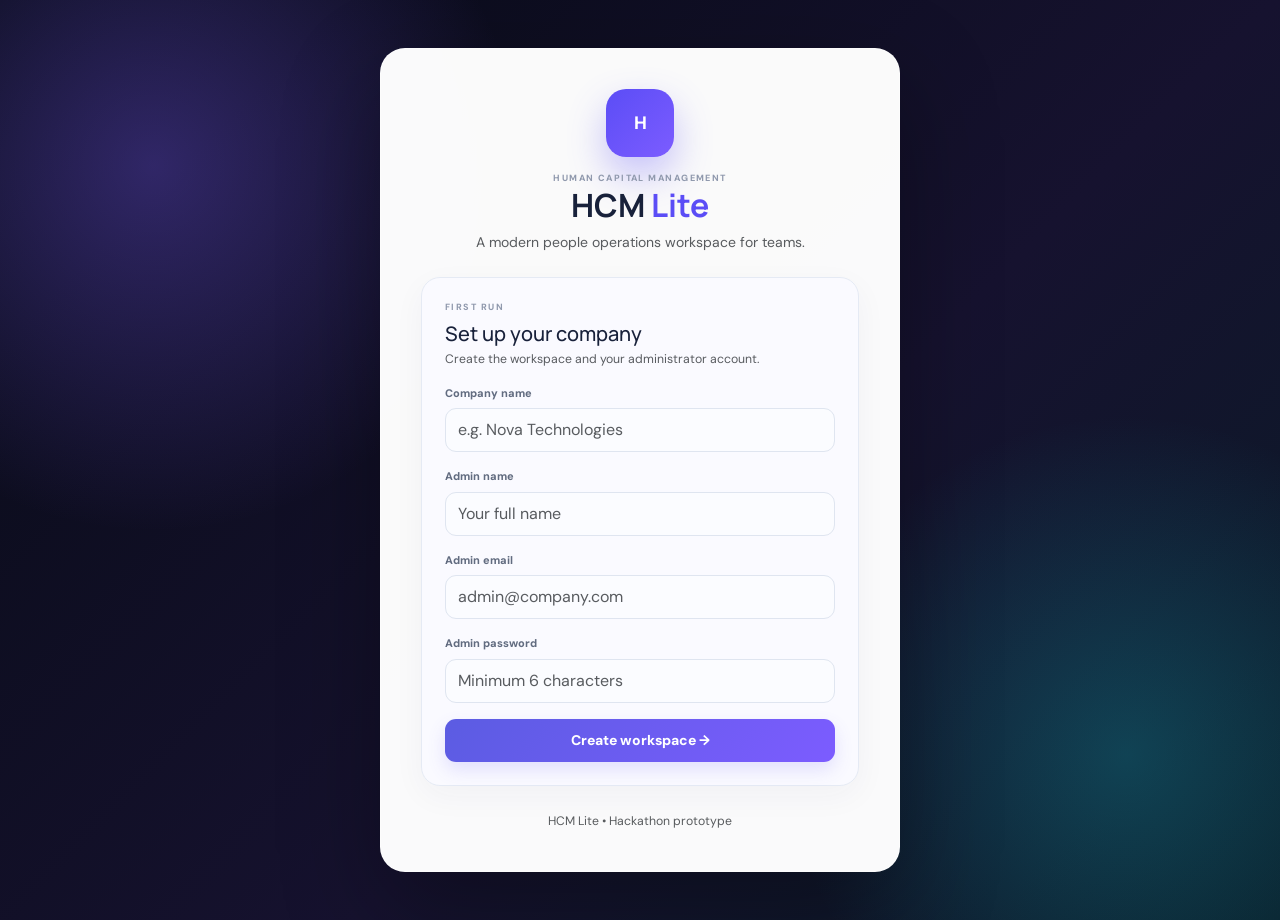
<file: index.html>
<!DOCTYPE html>
<html lang="en">

<head>
    <meta charset="UTF-8">
    <meta name="viewport" content="width=device-width,initial-scale=1.0">
    <title>HCM Lite — People Operations</title>
    <link href="https://cdn.jsdelivr.net/npm/bootstrap@5.3.3/dist/css/bootstrap.min.css" rel="stylesheet">
    <link rel="stylesheet" href="css/style.css">
</head>

<body class="auth-bg">
    <main class="container py-4">
        <div class="auth-card mx-auto">
            <div class="text-center mb-4">
                <div class="brand-mark">H</div>
                <div class="eyebrow">HUMAN CAPITAL MANAGEMENT</div>
                <h1 class="h2 fw-bold mb-2">HCM <span style="color:#5b4df6">Lite</span></h1>
                <p class="text-muted mb-0">A modern people operations workspace for teams.</p>
            </div>
            <section id="setupBox">
                <div class="premium-card" style="box-shadow:none;background:#fafaff">
                    <div class="section-kicker">FIRST RUN</div>
                    <h2 class="h5 mt-2 mb-1">Set up your company</h2>
                    <p class="text-muted small">Create the workspace and your administrator account.</p>
                    <form id="setupForm" novalidate>
                        <div class="mb-3"><label>Company name</label><input id="companyName" class="form-control"
                                placeholder="e.g. Nova Technologies" required></div>
                        <div class="mb-3"><label>Admin name</label><input id="adminName" class="form-control"
                                placeholder="Your full name" required></div>
                        <div class="mb-3"><label>Admin email</label><input id="adminEmail" type="email"
                                class="form-control" placeholder="admin@company.com" required></div>
                        <div class="mb-3"><label>Admin password</label><input id="adminPassword" type="password"
                                minlength="6" class="form-control" placeholder="Minimum 6 characters" required></div>
                        <button class="gradient-btn w-100">Create workspace →</button>
                    </form>
                </div>
            </section>
            <section id="loginBox" class="d-none">
                <div class="premium-card" style="box-shadow:none;background:#fafaff">
                    <div class="section-kicker">SECURE ACCESS</div>
                    <h2 class="h5 mt-2 mb-1">Welcome back</h2>
                    <p id="loginCompany" class="text-muted small"></p>
                    <form id="loginForm" novalidate>
                        <div class="mb-3"><label>Email</label><input id="loginEmail" type="email" class="form-control"
                                required></div>
                        <div class="mb-3"><label>Password</label><input id="loginPassword" type="password"
                                class="form-control" required></div>
                        <div id="loginError" class="form-message error mb-3 d-none"></div><button
                            class="gradient-btn w-100">Continue to workspace →</button>
                    </form>
                </div>
            </section>
            <div class="text-center mt-4"><small class="text-muted">HCM Lite • Hackathon prototype</small></div>
        </div>
    </main>
    <script src="js/storage.js"></script>
    <script src="js/auth.js"></script>
</body>

</html>
</file>
<file: css/style.css>
@import url('https://fonts.googleapis.com/css2?family=DM+Sans:wght@400;500;600;700&family=Manrope:wght@500;600;700;800&display=swap');

:root {
  --bg: #f6f7fb;
  --surface: #fff;
  --surface2: #f9faff;
  --ink: #151a2d;
  --muted: #7c8499;
  --line: #e9ecf3;
  --primary: #5b4df6;
  --primary2: #7c5cff;
  --cyan: #16b8c9;
  --green: #18a874;
  --amber: #e8a21a;
  --red: #e05252;
  --nav: #0c1020;
  --nav2: #151b33;
  --shadow: 0 12px 35px rgba(23, 30, 57, .07);
  --shadow2: 0 22px 70px rgba(40, 35, 100, .12)
}

* {
  box-sizing: border-box
}

html {
  scroll-behavior: smooth
}

body {
  margin: 0;
  background: var(--bg);
  color: var(--ink);
  font-family: 'DM Sans', sans-serif;
  -webkit-font-smoothing: antialiased
}

.app-shell {
  min-height: 100vh
}

h1,
h2,
h3,
h4,
h5,
.brand,
.sidebar-brand {
  font-family: 'Manrope', sans-serif
}

.sidebar {
  width: 272px;
  position: fixed;
  inset: 0 auto 0 0;
  z-index: 1000;
  padding: 22px 14px;
  background: linear-gradient(165deg, #090d1a, #11162b 58%, #1b1640);
  color: #fff;
  display: flex;
  flex-direction: column;
  box-shadow: 20px 0 60px rgba(10, 15, 35, .16)
}

.sidebar-brand {
  display: flex;
  align-items: center;
  gap: 12px;
  padding: 4px 12px 26px;
  font-weight: 800;
  font-size: 19px
}

.brand-icon {
  width: 43px;
  height: 43px;
  border-radius: 14px;
  display: grid;
  place-items: center;
  background: linear-gradient(135deg, #5b4df6, #8a68ff);
  box-shadow: 0 12px 30px #5b4df655
}

.sidebar-brand span {
  color: #9ea5c2
}

.sidebar-brand small {
  display: block;
  font: 600 9px 'DM Sans';
  letter-spacing: .12em;
  color: #727b99;
  margin-top: 2px
}

.nav-label {
  padding: 0 13px 8px;
  color: #606a88;
  font-size: 9px;
  font-weight: 800;
  letter-spacing: .16em
}

.nav-link {
  display: flex;
  align-items: center;
  gap: 12px;
  color: #9da5bd !important;
  text-decoration: none;
  padding: 12px 13px;
  border-radius: 12px;
  font-weight: 600;
  font-size: 13px;
  margin: 2px 0;
  transition: .22s
}

.nav-link i {
  width: 20px;
  text-align: center;
  font-style: normal;
  font-size: 16px;
  color: #747d9c
}

.nav-link:hover {
  background: #fff0c;
  background: #ffffff0b;
  color: #fff !important;
  transform: translateX(3px)
}

.nav-link.active {
  color: #fff !important;
  background: linear-gradient(90deg, #5b4df626, #8a68ff14);
  box-shadow: inset 3px 0 #8977ff
}

.sidebar-footer {
  margin-top: auto
}

.mini-user {
  display: flex;
  gap: 10px;
  align-items: center;
  padding: 13px 10px;
  border-top: 1px solid #ffffff12;
  margin-top: 12px
}

.mini-user b {
  display: block;
  font-size: 12px
}

.mini-user small {
  color: #78829f;
  font-size: 10px
}

.avatar,
.top-avatar {
  display: grid;
  place-items: center;
  border-radius: 50%;
  font-weight: 800
}

.avatar {
  width: 35px;
  height: 35px;
  background: #6f60ff22;
  color: #b8afff
}

.logout-btn {
  width: 100%;
  border: 1px solid #ffffff12;
  background: #ffffff08;
  color: #aeb6cc;
  border-radius: 11px;
  padding: 10px;
  font-weight: 700;
  transition: .2s
}

.logout-btn:hover {
  background: #ffffff13;
  color: #fff
}

.main-content {
  margin-left: 272px;
  min-height: 100vh
}

.topbar {
  height: 76px;
  background: #ffffffd9;
  border-bottom: 1px solid var(--line);
  display: flex;
  align-items: center;
  justify-content: space-between;
  padding: 0 34px;
  position: sticky;
  top: 0;
  z-index: 900;
  backdrop-filter: blur(18px)
}

.topbar strong {
  font-size: 14px
}

.top-actions {
  display: flex;
  align-items: center;
  gap: 9px;
  color: #7f879a;
  font-size: 12px
}

.live-dot {
  width: 7px;
  height: 7px;
  background: #18a874;
  border-radius: 50%;
  box-shadow: 0 0 0 5px #18a87416
}

.top-avatar {
  width: 36px;
  height: 36px;
  background: #efedff;
  color: #5b4df6;
  margin-left: 8px
}

.mobile-menu {
  display: none;
  border: 0;
  background: #f0f1f7;
  border-radius: 10px;
  padding: 8px 11px
}

.page-wrap {
  max-width: 1540px;
  margin: auto;
  padding: 30px 34px 55px
}

.hero-banner {
  position: relative;
  overflow: hidden;
  border-radius: 27px;
  padding: 34px 38px;
  background: radial-gradient(circle at 83% 20%, #ffffff2d, transparent 20%), radial-gradient(circle at 100% 100%, #16b8c933, transparent 30%), linear-gradient(120deg, #151a38 0%, #4034a5 56%, #6d55e9 100%);
  color: #fff;
  box-shadow: 0 25px 65px #39309c26;
  margin-bottom: 22px
}

.hero-banner:after {
  content: '';
  position: absolute;
  width: 230px;
  height: 230px;
  border: 1px solid #ffffff18;
  border-radius: 50%;
  right: -50px;
  bottom: -120px;
  box-shadow: 0 0 0 35px #ffffff08, 0 0 0 70px #ffffff05
}

.hero-banner h1 {
  font-size: 30px;
  letter-spacing: -.03em;
  margin: 9px 0
}

.hero-banner p {
  margin: 0;
  color: #d7d9ee;
  max-width: 640px
}

.eyebrow,
.section-kicker {
  font-size: 9px;
  letter-spacing: .16em;
  font-weight: 800;
  color: #9099ad
}

.eyebrow.light {
  color: #c8c7f8
}

.hero-orb {
  position: absolute;
  right: 80px;
  top: 28px;
  font-size: 105px;
  color: #ffffff12;
  animation: float 5s ease-in-out infinite
}

.kpi-grid {
  margin-bottom: 3px
}

.metric-card {
  position: relative;
  overflow: hidden;
  border: 1px solid var(--line);
  background: linear-gradient(145deg, #fff, #fbfbfe);
  border-radius: 19px;
  padding: 20px;
  min-height: 136px;
  box-shadow: var(--shadow);
  transition: .25s;
  animation: fadeUp .55s both
}

.metric-card:hover {
  transform: translateY(-5px);
  box-shadow: var(--shadow2)
}

.metric-card:before {
  content: '';
  position: absolute;
  right: -35px;
  top: -45px;
  width: 125px;
  height: 125px;
  border-radius: 50%;
  background: currentColor;
  opacity: .06
}

.metric-card span {
  display: block;
  color: var(--muted);
  font-size: 11px;
  font-weight: 700
}

.metric-card strong {
  display: block;
  font-size: 31px;
  line-height: 1;
  margin: 17px 0 8px;
  letter-spacing: -.04em
}

.metric-card small {
  color: #a0a7b8;
  font-size: 10px
}

.metric-card.purple {
  color: var(--primary)
}

.metric-card.blue {
  color: #3989e8
}

.metric-card.green {
  color: var(--green)
}

.metric-card.orange {
  color: var(--amber)
}

.metric-card span,
.metric-card small {
  color: var(--muted)
}

.premium-card,
.panel-card {
  background: var(--surface);
  border: 1px solid var(--line);
  border-radius: 20px;
  padding: 22px;
  box-shadow: var(--shadow);
  transition: .25s;
  animation: fadeUp .55s both
}

.premium-card:hover,
.panel-card:hover {
  box-shadow: 0 20px 55px rgba(25, 31, 60, .08)
}

.card-heading {
  display: flex;
  justify-content: space-between;
  align-items: center;
  gap: 12px;
  margin-bottom: 19px
}

.card-heading h2 {
  font-size: 17px;
  margin: 5px 0 0;
  letter-spacing: -.02em
}

.status-pill,
.soft-badge,
.ai-badge {
  display: inline-flex;
  align-items: center;
  gap: 5px;
  padding: 6px 10px;
  border-radius: 30px;
  font-size: 10px;
  font-weight: 800
}

.status-pill {
  background: #f0f2f6;
  color: #7a8396
}

.status-pill.green {
  background: #e8f9f1;
  color: #0c9666
}

.status-pill.red {
  background: #fff0f0;
  color: #d33e3e
}

.status-pill.yellow {
  background: #fff6df;
  color: #ad7500
}

.attendance-timeline {
  display: flex;
  align-items: center;
  padding: 14px 8px 24px
}

.time-node {
  min-width: 105px
}

.time-node span {
  display: block;
  color: #9aa2b3;
  font-size: 9px;
  font-weight: 800;
  letter-spacing: .16em
}

.time-node b {
  display: block;
  font-size: 24px;
  margin: 5px 0
}

.time-node small {
  color: #8c95a8;
  font-size: 10px
}

.timeline-line {
  height: 2px;
  background: linear-gradient(90deg, #7c5cff, #dfe3ed);
  flex: 1;
  margin: 0 15px;
  position: relative
}

.timeline-line:after {
  content: '';
  position: absolute;
  right: 0;
  top: -4px;
  width: 10px;
  height: 10px;
  border-radius: 50%;
  background: #7c5cff;
  box-shadow: 0 0 0 5px #7c5cff14
}

.attendance-actions {
  display: flex;
  gap: 10px
}

.action-btn,
.gradient-btn {
  border: 0;
  border-radius: 11px;
  padding: 11px 16px;
  font-weight: 800;
  cursor: pointer;
  transition: .2s
}

.action-btn:hover,
.gradient-btn:hover {
  transform: translateY(-2px)
}

.action-btn.success {
  background: #e8f9f1;
  color: #0a9666
}

.action-btn.danger {
  background: #fff0f0;
  color: #d33e3e
}

.gradient-btn {
  color: #fff;
  background: linear-gradient(135deg, #5b4df6, #7c5cff);
  box-shadow: 0 11px 25px #5b4df633
}

.balance-row {
  display: flex;
  align-items: center;
  justify-content: space-between;
  padding: 13px 0;
  border-bottom: 1px solid #eef0f5
}

.balance-row:last-child {
  border: 0
}

.balance-row>div {
  display: grid;
  grid-template-columns: 12px auto;
  column-gap: 8px
}

.balance-row b {
  font-size: 13px
}

.balance-row small {
  grid-column: 2;
  color: #a0a7b6;
  font-size: 10px
}

.balance-row strong {
  font-size: 22px;
  letter-spacing: -.03em
}

.balance-dot {
  width: 8px;
  height: 8px;
  border-radius: 50%;
  background: #6d5dfc;
  margin-top: 4px
}

.balance-dot.sick {
  background: #3989e8
}

.balance-dot.casual {
  background: #18a874
}

.balance-dot.unpaid {
  background: #94a3b8
}

.soft-badge {
  background: #f0efff;
  color: #5b4df6
}

.ai-badge {
  background: linear-gradient(135deg, #5b4df6, #7c5cff);
  color: #fff
}

.premium-card label {
  font-size: 11px;
  font-weight: 800;
  color: #626c80;
  display: block;
  margin-bottom: 7px
}

.form-control,
.form-select {
  border: 1px solid #dde2ec;
  border-radius: 11px;
  min-height: 45px;
  box-shadow: none !important;
  background: #fbfcfe
}

.form-control:focus,
.form-select:focus {
  border-color: #7c6df8;
  background: #fff;
  box-shadow: 0 0 0 4px #5b4df610 !important
}

.field-hint {
  display: block;
  color: #929aac;
  margin-top: 6px;
  font-size: 10px
}

.form-footer {
  display: flex;
  align-items: center;
  justify-content: space-between;
  gap: 12px;
  margin-top: 15px
}

.form-message {
  font-size: 12px;
  font-weight: 700
}

.form-message.success {
  color: #0b9867
}

.form-message.error {
  color: #d33e3e
}

.helper-chat {
  height: 210px;
  overflow: auto;
  background: linear-gradient(180deg, #f8f9fd, #f4f5fa);
  border: 1px solid #e8ebf2;
  border-radius: 14px;
  padding: 12px
}

.chat-user {
  background: #e9e6ff;
  color: #4d46a0;
  padding: 9px 11px;
  border-radius: 12px 12px 3px 12px;
  margin: 0 0 8px auto;
  max-width: 88%;
  width: max-content;
  font-size: 12px
}

.chat-ai {
  background: #fff;
  border: 1px solid #e5e8ef;
  padding: 9px 11px;
  border-radius: 12px 12px 12px 3px;
  margin-bottom: 9px;
  max-width: 92%;
  font-size: 12px;
  color: #4c5567
}

.helper-input {
  display: flex;
  margin-top: 10px;
  background: #f7f8fb;
  border: 1px solid #e2e6ee;
  border-radius: 11px;
  padding: 4px
}

.helper-input input {
  flex: 1;
  border: 0;
  outline: 0;
  background: transparent;
  padding: 8px;
  font-size: 12px
}

.helper-input button {
  border: 0;
  border-radius: 8px;
  background: #5b4df6;
  color: #fff;
  width: 40px
}

.premium-table {
  margin: 0
}

.premium-table thead th {
  color: #8d96a8;
  font-size: 9px;
  letter-spacing: .1em;
  text-transform: uppercase;
  border-bottom: 1px solid var(--line);
  padding: 12px
}

.premium-table tbody td {
  padding: 14px 12px;
  border-color: #f0f2f6;
  color: #5d6678;
  font-size: 12px
}

.premium-table tbody tr {
  transition: .2s
}

.premium-table tbody tr:hover {
  background: #fafaff
}

.announcement-grid {
  display: grid;
  grid-template-columns: repeat(auto-fit, minmax(230px, 1fr));
  gap: 12px
}

.announcement {
  padding: 15px;
  border: 1px solid var(--line);
  border-radius: 14px;
  background: linear-gradient(145deg, #fff, #fafbfe)
}

.announcement b {
  font-size: 13px
}

.announcement p {
  font-size: 11px;
  color: #7d8799;
  margin: 6px 0 0
}

.empty-note {
  color: #9aa2b2;
  font-size: 12px
}

.auth-bg {
  min-height: 100vh;
  background: radial-gradient(circle at 12% 18%, #7c5cff55, transparent 27%), radial-gradient(circle at 88% 82%, #16b8c944, transparent 25%), linear-gradient(135deg, #070a15, #16122f 58%, #0a1b27);
  display: grid;
  place-items: center;
  padding: 24px
}

.auth-card {
  width: min(520px, 100%);
  background: #fffffffa;
  border: 1px solid #ffffff60;
  border-radius: 28px;
  padding: 40px;
  box-shadow: 0 35px 100px #00000050;
  animation: fadeUp .7s both
}

.brand-mark {
  width: 68px;
  height: 68px;
  display: grid;
  place-items: center;
  margin: 0 auto 15px;
  border-radius: 20px;
  background: linear-gradient(135deg, #5b4df6, #7c5cff);
  color: #fff;
  font-size: 18px;
  font-weight: 800;
  box-shadow: 0 17px 38px #5b4df655;
  animation: float 4s infinite
}

.payslip {
  max-width: 820px;
  margin: auto
}

.modal-content {
  border: 0;
  border-radius: 20px;
  box-shadow: 0 25px 80px #0f172a33
}

@keyframes fadeUp {
  from {
    opacity: 0;
    transform: translateY(18px)
  }

  to {
    opacity: 1;
    transform: translateY(0)
  }
}

@keyframes float {

  0%,
  100% {
    transform: translateY(0) rotate(0)
  }

  50% {
    transform: translateY(-8px) rotate(2deg)
  }
}

@media(max-width:991px) {
  .sidebar {
    transform: translateX(-105%);
    transition: .3s
  }

  .sidebar.show {
    transform: translateX(0)
  }

  .main-content {
    margin-left: 0
  }

  .mobile-menu {
    display: block
  }

  .page-wrap {
    padding: 22px 18px 40px
  }

  .topbar {
    padding: 0 18px
  }

  .hero-orb {
    right: 15px
  }

  .top-actions>span:not(.live-dot) {
    display: none
  }
}

@media(max-width:575px) {
  .hero-banner {
    padding: 25px
  }

  .hero-banner h1 {
    font-size: 23px
  }

  .premium-card,
  .panel-card {
    padding: 17px
  }

  .form-footer {
    align-items: flex-start;
    flex-direction: column
  }

  .gradient-btn {
    width: 100%
  }

  .attendance-timeline {
    padding-left: 0
  }

  .time-node b {
    font-size: 20px
  }

  .time-node {
    min-width: 78px
  }
}

/* HCM Lite unified hackathon polish layer */
:root {
  --bg: #f3f6fc;
  --surface: #fff;
  --ink: #18213a;
  --muted: #77829b;
  --line: #e5eaf4;
  --primary: #5b5ce2;
  --primary2: #7c5cff;
  --shadow: 0 14px 38px rgba(31, 43, 83, .075)
}

body {
  background: radial-gradient(ellipse at 85% 0%, #e8eaff 0, transparent 32%), var(--bg);
  font-family: 'DM Sans', sans-serif;
  font-size: 14px
}

.sidebar {
  background: linear-gradient(160deg, #11172d 0%, #1b2450 62%, #27205b 100%);
  width: 258px;
  padding: 24px 15px;
  box-shadow: 12px 0 45px #17204418
}

.main-content {
  margin-left: 258px
}

.sidebar-brand {
  font-size: 20px;
  letter-spacing: -.04em;
  padding-bottom: 28px
}

.brand-icon {
  font-size: 18px;
  font-weight: 900;
  background: linear-gradient(135deg, #6c63ff, #23c9d5);
  box-shadow: 0 9px 25px #6c63ff55
}

.sidebar-brand span {
  color: #b9c3ff
}

.nav-link {
  border-radius: 13px;
  padding: 13px 14px;
  margin: 4px 0;
  font-size: 13px
}

.nav-link.active {
  background: linear-gradient(100deg, #7166ff35, #24c5d51b);
  box-shadow: inset 3px 0 #8d86ff;
  color: #fff !important
}

.nav-link.active i {
  color: #b8b2ff
}

.topbar {
  padding: 0 30px;
  height: 74px
}

.page-wrap {
  padding: 28px 30px 48px;
  max-width: 1600px
}

.hero-banner {
  background: radial-gradient(circle at 85% 15%, #48d9e833, transparent 23%), linear-gradient(120deg, #171e3c, #4542a7 62%, #6964e8);
  border-radius: 24px;
  padding: 32px 35px;
  min-height: 170px
}

.hero-banner h1 {
  font-size: clamp(23px, 2.5vw, 32px);
  font-weight: 800
}

.hero-banner p {
  font-size: 13px;
  line-height: 1.8
}

.metric-card,
.kpi-card {
  border: 1px solid #e6eaf5 !important;
  border-radius: 18px !important;
  background: linear-gradient(145deg, #fff, #f9faff) !important;
  padding: 21px !important;
  box-shadow: 0 10px 28px #27365b0b !important;
  transition: transform .25s, box-shadow .25s;
  animation: fadeUp .55s both
}

.metric-card:hover,
.kpi-card:hover {
  transform: translateY(-4px);
  box-shadow: 0 20px 42px #27365b16 !important
}

.metric-card strong,
.kpi-card strong {
  font-size: 31px !important;
  color: #222c49;
  letter-spacing: -.05em
}

.premium-card,
.panel-card {
  border-radius: 19px !important;
  border-color: #e5eaf4 !important;
  box-shadow: 0 10px 32px #27365b0b !important;
  padding: 23px !important
}

.card-heading h2,
.panel-card h2 {
  font-size: 16px;
  font-weight: 800;
  color: #202945
}

.table {
  --bs-table-bg: transparent
}

.table thead th {
  font-size: 10px;
  color: #8993aa;
  text-transform: uppercase;
  letter-spacing: .09em;
  border-bottom-color: #e9edf5;
  padding: 13px 12px
}

.table tbody td {
  padding: 14px 12px;
  border-bottom-color: #edf0f6;
  font-size: 12px;
  vertical-align: middle
}

.btn {
  border-radius: 10px;
  font-weight: 700;
  transition: transform .2s, box-shadow .2s
}

.btn:hover {
  transform: translateY(-1px)
}

.btn-primary,
.gradient-btn {
  background: linear-gradient(130deg, #5b5ce2, #7c5cff);
  border: 0;
  box-shadow: 0 8px 18px #655cf52a
}

.form-control,
.form-select {
  border-radius: 11px;
  border-color: #dfe5f0;
  background: #fbfcff;
  min-height: 44px
}

.form-control:focus,
.form-select:focus {
  border-color: #7771ed;
  box-shadow: 0 0 0 4px #7166ff18 !important
}

.badge {
  border-radius: 8px;
  padding: 7px 9px
}

.auth-card {
  border-radius: 25px;
  box-shadow: 0 35px 100px #0005
}

.container-fluid.p-4 {
  padding: 28px !important
}

.container-fluid .kpi-card {
  min-height: 125px
}

.container-fluid .kpi-card span {
  display: block;
  color: #7b859b;
  font-size: 12px;
  font-weight: 700;
  margin-bottom: 12px
}

.container-fluid .kpi-card strong {
  display: block;
  font-size: 30px
}

.container-fluid .panel-card {
  margin-bottom: 4px
}

.helper-chat {
  background: #f5f7ff;
  border-radius: 14px
}

.announcement,
.border.rounded {
  border-radius: 13px !important;
  border-color: #e6eaf4 !important;
  background: #fbfcff
}

.sidebar .btn-outline-light {
  border-radius: 11px
}

@media(max-width:991px) {
  .sidebar {
    transform: translateX(-105%);
    transition: transform .28s ease
  }

  .sidebar.show {
    transform: translateX(0)
  }

  .main-content {
    margin-left: 0
  }

  .page-wrap {
    padding: 20px 16px 36px
  }

  .topbar {
    padding: 0 16px
  }

  .container-fluid.p-4 {
    padding: 18px !important
  }

  .hero-banner {
    padding: 25px
  }

  .hero-orb {
    font-size: 70px;
    right: 15px
  }
}

@media(max-width:575px) {
  .hero-banner {
    padding: 22px;
    border-radius: 18px
  }

  .hero-banner h1 {
    font-size: 23px;
    max-width: 90%
  }

  .hero-banner p {
    font-size: 12px;
    max-width: 92%
  }

  .premium-card,
  .panel-card {
    padding: 16px !important
  }

  .metric-card,
  .kpi-card {
    padding: 15px !important;
    min-height: 110px
  }

  .metric-card strong,
  .kpi-card strong {
    font-size: 25px !important
  }

  .topbar {
    height: 66px
  }

  .table-responsive {
    margin-right: -3px
  }

  .container-fluid.p-4 {
    padding: 14px !important
  }

  .sidebar {
    width: 275px
  }
}

@media(prefers-reduced-motion:reduce) {

  *,
  *::before,
  *::after {
    animation-duration: .01ms !important;
    transition-duration: .01ms !important;
    scroll-behavior: auto !important
  }
}

/* Shared Leave Center visual language applied to the other workspace pages */
.shared-page-hero {
  margin: 0 0 24px;
  min-height: 155px;
  display: flex;
  align-items: center;
  justify-content: space-between;
  gap: 20px;
  animation: fadeUp .55s both
}

.shared-page-hero h1 {
  font-family: 'Manrope', sans-serif;
  color: #fff;
  font-size: clamp(24px, 2.4vw, 32px);
  font-weight: 800;
  letter-spacing: -.035em;
  margin: 9px 0
}

.shared-page-hero p {
  color: #d7d9ee;
  max-width: 680px;
  margin: 0;
  line-height: 1.75;
  font-size: 13px
}

.container-fluid.p-4 {
  padding: 28px 30px !important
}

.container-fluid.p-4>.d-flex h1,
.container-fluid.p-4>.panel-card h1 {
  color: var(--ink);
  letter-spacing: -.03em
}

.container-fluid.p-4>.row {
  --bs-gutter-x: 1rem;
  --bs-gutter-y: 1rem
}

.container-fluid.p-4 .card,
.container-fluid.p-4 .panel-card,
.container-fluid.p-4 .kpi-card,
.container-fluid.p-4 .border.rounded,
.container-fluid.p-4 .bg-white {
  border: 1px solid #e5eaf4 !important;
  border-radius: 18px !important;
  box-shadow: 0 10px 32px #27365b0b !important
}

.container-fluid.p-4 .card-body {
  padding: 22px
}

.container-fluid.p-4 .form-label {
  font-size: 11px;
  font-weight: 800;
  color: #626c80;
  margin-bottom: 7px
}

.container-fluid.p-4 .table-responsive {
  border-radius: 14px
}

.container-fluid.p-4 .btn {
  border-radius: 10px;
  font-weight: 700;
  transition: transform .2s, box-shadow .2s
}

.container-fluid.p-4 .btn:hover {
  transform: translateY(-1px)
}

.container-fluid.p-4 .btn-primary {
  background: linear-gradient(130deg, #5b5ce2, #7c5cff);
  border: 0;
  box-shadow: 0 8px 18px #655cf52a
}

.container-fluid.p-4 .form-control:focus,
.container-fluid.p-4 .form-select:focus {
  border-color: #7771ed;
  box-shadow: 0 0 0 4px #7166ff18 !important
}

@media(max-width:991px) {
  .container-fluid.p-4 {
    padding: 20px 16px !important
  }

  .shared-page-hero {
    padding: 25px;
    min-height: 145px
  }

  .shared-page-hero .hero-orb {
    right: 16px
  }
}

@media(max-width:575px) {
  .container-fluid.p-4 {
    padding: 15px 12px !important
  }

  .shared-page-hero {
    padding: 21px;
    border-radius: 18px;
    min-height: 130px
  }

  .shared-page-hero h1 {
    font-size: 23px;
    max-width: 90%
  }

  .shared-page-hero p {
    font-size: 12px;
    max-width: 92%
  }

  .shared-page-hero .hero-orb {
    opacity: .35;
    right: 12px
  }
}

/* UNIQUE BENTO LAYOUT SYSTEM — same visual language, different composition */
.bento-layout {
  display: grid;
  grid-template-columns: minmax(0, 1.7fr) minmax(300px, .85fr);
  gap: 18px;
  align-items: start
}

.bento-stack {
  display: grid;
  gap: 18px
}

.bento-wide {
  grid-column: 1/-1
}

.section-card {
  background: #fff;
  border: 1px solid #e5eaf4;
  border-radius: 20px;
  box-shadow: 0 12px 34px #27365b0b;
  padding: 22px
}

.section-card.soft {
  background: linear-gradient(145deg, #fff, #f8f9ff)
}

.section-card .card-heading {
  margin-bottom: 16px
}

.insight-list {
  display: grid;
  gap: 10px
}

.insight-item {
  display: flex;
  justify-content: space-between;
  gap: 12px;
  padding: 13px 14px;
  border: 1px solid #edf0f6;
  border-radius: 14px;
  background: #fbfcff
}

.insight-item span {
  color: #7b859b;
  font-size: 11px
}

.insight-item b {
  font-size: 13px
}

.toolbar-card {
  display: flex;
  justify-content: space-between;
  align-items: center;
  gap: 14px;
  flex-wrap: wrap
}

.toolbar-card .search-zone {
  display: grid;
  grid-template-columns: 1.5fr 1fr;
  gap: 10px;
  flex: 1;
  min-width: 280px
}

.employee-grid {
  display: grid;
  grid-template-columns: minmax(0, 1fr) 290px;
  gap: 18px
}

.employee-side {
  display: grid;
  gap: 18px
}

.profile-stat {
  padding: 17px;
  border-radius: 16px;
  background: linear-gradient(145deg, #f8f8ff, #eefcff);
  border: 1px solid #e5eaf4
}

.profile-stat strong {
  display: block;
  font-size: 27px;
  color: #202945;
  margin-top: 4px
}

.settings-layout {
  display: grid;
  grid-template-columns: minmax(0, 1.45fr) minmax(280px, .7fr);
  gap: 18px
}

.settings-form-grid {
  display: grid;
  grid-template-columns: 1fr 1fr;
  gap: 18px
}

.field-card {
  padding: 17px;
  border: 1px solid #edf0f6;
  border-radius: 15px;
  background: #fbfcff
}

.field-card.full {
  grid-column: 1/-1
}

.quota-grid {
  display: grid;
  grid-template-columns: repeat(3, 1fr);
  gap: 10px
}

.setup-side {
  display: grid;
  gap: 14px
}

.setup-preview {
  border-radius: 18px;
  padding: 20px;
  color: #fff;
  background: linear-gradient(145deg, #171e3c, #5b5ce2);
  position: relative;
  overflow: hidden
}

.setup-preview:after {
  content: '';
  position: absolute;
  width: 150px;
  height: 150px;
  border-radius: 50%;
  right: -50px;
  top: -55px;
  background: #23c9d533
}

.setup-preview strong {
  font-size: 30px;
  display: block
}

.payroll-layout {
  display: grid;
  grid-template-columns: minmax(0, 1.45fr) minmax(270px, .7fr);
  gap: 18px
}

.salary-head {
  display: flex;
  justify-content: space-between;
  align-items: flex-start;
  gap: 15px;
  padding-bottom: 20px;
  border-bottom: 1px solid #edf0f6
}

.salary-total {
  padding: 18px 20px;
  border-radius: 17px;
  background: linear-gradient(135deg, #171e3c, #5b5ce2);
  color: #fff;
  min-width: 200px
}

.salary-total span {
  font-size: 10px;
  opacity: .75;
  text-transform: uppercase;
  letter-spacing: .12em
}

.salary-total strong {
  display: block;
  font-size: 29px;
  margin-top: 5px
}

.salary-items {
  display: grid;
  grid-template-columns: repeat(3, 1fr);
  gap: 12px;
  margin: 20px 0
}

.salary-item {
  padding: 16px;
  border: 1px solid #edf0f6;
  border-radius: 15px;
  background: #fbfcff
}

.salary-item span {
  font-size: 10px;
  color: #8b95aa;
  text-transform: uppercase
}

.salary-item strong {
  display: block;
  font-size: 22px;
  margin-top: 7px;
  color: #202945
}

.payroll-side {
  display: grid;
  gap: 18px
}

.action-tile {
  padding: 20px;
  border-radius: 18px;
  background: linear-gradient(145deg, #f8f8ff, #eefcff);
  border: 1px solid #e5eaf4
}

.action-tile b {
  display: block;
  font-size: 15px;
  margin-bottom: 7px
}

.action-tile p {
  font-size: 11px;
  color: #7c879b;
  line-height: 1.6;
  margin-bottom: 14px
}

.unique-title {
  margin: 0;
  font-size: 18px;
  font-weight: 800
}

.unique-sub {
  color: #8a93a7;
  font-size: 11px;
  margin: 4px 0 0
}

.mini-label {
  font-size: 9px;
  letter-spacing: .14em;
  font-weight: 800;
  color: #8c95a8
}

.table-card {
  overflow: hidden
}

.table-card .table-responsive {
  margin: 0 -4px
}

.table-card .table {
  margin-bottom: 0
}

@media(max-width:1050px) {

  .bento-layout,
  .employee-grid,
  .settings-layout,
  .payroll-layout {
    grid-template-columns: 1fr
  }

  .employee-side,
  .payroll-side {
    grid-template-columns: repeat(2, 1fr)
  }

  .settings-form-grid {
    grid-template-columns: 1fr
  }
}

@media(max-width:650px) {

  .employee-side,
  .payroll-side {
    grid-template-columns: 1fr
  }

  .toolbar-card .search-zone {
    grid-template-columns: 1fr;
    min-width: 100%
  }

  .quota-grid,
  .salary-items {
    grid-template-columns: 1fr
  }

  .salary-head {
    flex-direction: column
  }

  .salary-total {
    width: 100%
  }

  .section-card {
    padding: 17px
  }
}

/* ===== HACKATHON UNIQUE PAGE COMPOSITIONS ===== */
.command-strip,
.people-heading,
.setup-intro,
.payroll-head {
  display: flex;
  justify-content: space-between;
  align-items: flex-end;
  gap: 24px;
  margin-bottom: 22px;
  padding: 26px 28px;
  border: 1px solid rgba(38, 48, 78, .08);
  border-radius: 26px;
  background: linear-gradient(135deg, #101a36 0%, #1c2c62 58%, #173d7a 100%);
  color: #fff;
  box-shadow: 0 18px 50px rgba(26, 35, 70, .13)
}

.command-strip h1,
.people-heading h1,
.setup-intro h1,
.payroll-head h1 {
  margin: 5px 0 7px;
  font-size: clamp(28px, 3vw, 44px);
  letter-spacing: -1.8px
}

.command-strip p,
.people-heading p,
.setup-intro p,
.payroll-head p {
  margin: 0;
  color: rgba(255, 255, 255, .72);
  max-width: 700px
}

.date-chip,
.setup-badge {
  min-width: 115px;
  padding: 14px 16px;
  border: 1px solid rgba(255, 255, 255, .18);
  background: rgba(255, 255, 255, .09);
  border-radius: 18px;
  text-align: center;
  font-size: 10px;
  letter-spacing: 1.4px
}

.date-chip b,
.setup-badge b {
  font-size: 15px;
  color: #fff
}

.stat-rail {
  display: grid;
  grid-template-columns: repeat(4, 1fr);
  gap: 12px;
  margin-bottom: 18px
}

.rail-stat {
  padding: 18px 20px;
  background: #fff;
  border: 1px solid #e9ecf4;
  border-radius: 20px;
  position: relative;
  overflow: hidden
}

.rail-stat:after {
  content: "";
  position: absolute;
  left: 0;
  top: 0;
  bottom: 0;
  width: 4px;
  background: #7b61ff
}

.rail-stat.accent:after {
  background: #16a6e8
}

.rail-stat.warning:after {
  background: #f2a93b
}

.rail-stat span {
  display: block;
  font-size: 10px;
  letter-spacing: 1.3px;
  color: #7d8497
}

.rail-stat b {
  display: block;
  font-size: 34px;
  line-height: 1.1;
  margin: 6px 0
}

.rail-stat small {
  color: #8b91a2
}

.dashboard-mosaic {
  display: grid;
  grid-template-columns: minmax(0, 1.65fr) minmax(280px, .7fr);
  gap: 16px
}

.attendance-panel {
  grid-row: span 2
}

.insight-column {
  display: grid;
  gap: 16px
}

.announcement-panel {
  grid-column: 1
}

.assistant-panel {
  grid-column: 2
}

.insight-card.dark {
  padding: 24px;
  border-radius: 24px;
  background: linear-gradient(145deg, #151d39, #273e7b);
  color: #fff;
  box-shadow: 0 18px 45px rgba(25, 35, 72, .18)
}

.insight-card.dark h3 {
  font-size: 22px;
  margin: 8px 0 22px
}

.pulse-line {
  display: flex;
  justify-content: space-between;
  margin: 10px 0;
  font-size: 13px
}

.insight-card.dark p {
  font-size: 12px;
  color: rgba(255, 255, 255, .68);
  margin: 16px 0 0
}

.text-link {
  font-size: 12px;
  font-weight: 800;
  text-decoration: none;
  color: #4866df
}

.people-heading {
  align-items: center
}

.people-workspace {
  display: grid;
  grid-template-columns: minmax(0, 1.7fr) 330px;
  gap: 18px
}

.list-toolbar,
.search-dock {
  display: flex;
  justify-content: space-between;
  align-items: center;
  gap: 12px
}

.search-dock {
  margin: 16px 0
}

.search-dock input {
  max-width: 280px
}

.count-chip {
  padding: 9px 12px;
  background: #eef1ff;
  color: #4d5ed1;
  border-radius: 999px;
  font-size: 12px
}

.profile-board {
  padding: 26px;
  border-radius: 24px;
  background: linear-gradient(150deg, #101b39, #31509d);
  color: #fff;
  box-shadow: 0 18px 45px rgba(30, 45, 95, .18)
}

.profile-number {
  font-size: 62px;
  font-weight: 900;
  line-height: 1;
  margin: 14px 0 4px
}

.profile-board p {
  color: rgba(255, 255, 255, .7);
  font-size: 13px
}

.profile-divider {
  height: 1px;
  background: rgba(255, 255, 255, .15);
  margin: 22px 0
}

.profile-row {
  display: flex;
  justify-content: space-between;
  padding: 8px 0;
  font-size: 12px
}

.profile-row b {
  color: #8ff0c1
}

.people-profile {
  display: grid;
  gap: 16px;
  align-content: start
}

.create-card h3 {
  margin: 8px 0
}

.setup-workspace {
  display: grid;
  grid-template-columns: 230px minmax(0, 1fr);
  gap: 18px
}

.settings-nav {
  padding: 18px;
  border-radius: 24px;
  background: #111a35;
  color: #fff;
  align-self: start;
  position: sticky;
  top: 18px
}

.settings-nav-title {
  font-size: 10px;
  letter-spacing: 1.4px;
  color: #8f99b5;
  padding: 8px 10px 14px
}

.settings-tab {
  padding: 13px 12px;
  border-radius: 13px;
  color: #aeb6cd;
  font-size: 12px;
  margin-bottom: 5px
}

.settings-tab span {
  margin-left: 10px
}

.settings-tab.active {
  background: linear-gradient(90deg, #4757e7, #2376db);
  color: #fff
}

.settings-note {
  margin-top: 20px;
  padding: 14px;
  border: 1px solid rgba(255, 255, 255, .1);
  border-radius: 15px;
  color: #fff
}

.settings-note b {
  font-size: 11px
}

.settings-note p {
  font-size: 10px;
  color: #9da7c1;
  line-height: 1.5
}

.form-section-title {
  font-size: 11px;
  font-weight: 900;
  letter-spacing: 1.2px;
  color: #59627a;
  margin: 24px 0 12px;
  padding-bottom: 8px;
  border-bottom: 1px solid #edf0f5
}

.quota-grid.big {
  grid-template-columns: repeat(3, 1fr);
  display: grid;
  gap: 12px
}

.payroll-head {
  align-items: center
}

.payroll-board {
  display: grid;
  grid-template-columns: minmax(0, 1.65fr) 330px;
  gap: 18px
}

.salary-sheet {
  padding: 30px
}

.sheet-top {
  display: flex;
  justify-content: space-between;
  align-items: flex-start;
  padding-bottom: 24px;
  border-bottom: 1px dashed #dfe3ee
}

.sheet-top h2 {
  font-size: 27px;
  margin: 6px 0
}

.sheet-top p {
  font-size: 12px;
  color: #8b92a5
}

.net-block {
  padding: 16px 20px;
  border-radius: 18px;
  background: #eff3ff;
  text-align: right
}

.net-block span {
  display: block;
  font-size: 10px;
  letter-spacing: 1.3px;
  color: #6b73a1
}

.net-block b {
  font-size: 28px;
  color: #3346c8
}

.employee-strip {
  display: flex;
  justify-content: space-between;
  padding: 22px 0
}

.employee-strip small {
  display: block;
  color: #8c93a6;
  font-size: 9px;
  letter-spacing: 1.2px
}

.employee-strip b {
  display: block;
  margin-top: 5px
}

.earnings-grid {
  display: grid;
  grid-template-columns: repeat(3, 1fr);
  gap: 10px
}

.earning {
  padding: 18px;
  border: 1px solid #edf0f5;
  border-radius: 17px;
  background: #fafbfe
}

.earning span {
  display: block;
  color: #7f8799;
  font-size: 11px
}

.earning b {
  font-size: 23px
}

.deduction-line {
  display: flex;
  justify-content: space-between;
  padding-top: 20px;
  margin-top: 18px;
  border-top: 1px solid #edf0f5
}

.payroll-insights {
  display: grid;
  gap: 16px;
  align-content: start
}

.finance-card {
  padding: 25px;
  border-radius: 24px;
  background: linear-gradient(150deg, #111a35, #274a91);
  color: #fff
}

.finance-big {
  font-size: 38px;
  font-weight: 900;
  margin: 10px 0
}

.finance-card p {
  font-size: 12px;
  color: rgba(255, 255, 255, .68)
}

.finance-check {
  font-size: 12px;
  padding: 10px 0;
  border-top: 1px solid rgba(255, 255, 255, .12)
}

.finance-check span {
  color: #79e0ae;
  margin-right: 8px
}

.formula-card h3 {
  margin: 7px 0 18px
}

.formula-step {
  display: grid;
  grid-template-columns: 34px 1fr auto;
  align-items: center;
  gap: 10px;
  padding: 12px 0;
  border-bottom: 1px solid #edf0f5;
  font-size: 12px
}

.formula-step i {
  width: 28px;
  height: 28px;
  border-radius: 9px;
  background: #eef1ff;
  color: #4b5fd3;
  display: grid;
  place-items: center;
  font-style: normal;
  font-weight: 800
}

.formula-step b {
  color: #4b556f
}

@media(max-width:1050px) {

  .dashboard-mosaic,
  .people-workspace,
  .setup-workspace,
  .payroll-board {
    grid-template-columns: 1fr
  }

  .announcement-panel,
  .assistant-panel {
    grid-column: auto
  }

  .setup-nav {
    position: static
  }

  .settings-nav {
    position: static
  }

  .insight-column {
    grid-template-columns: 1fr 1fr
  }

  .people-profile,
  .payroll-insights {
    grid-template-columns: 1fr 1fr
  }
}

@media(max-width:720px) {
  .stat-rail {
    grid-template-columns: 1fr 1fr
  }

  .command-strip,
  .people-heading,
  .setup-intro,
  .payroll-head {
    padding: 20px;
    align-items: flex-start;
    flex-direction: column
  }

  .date-chip,
  .setup-badge {
    align-self: flex-start
  }

  .insight-column,
  .people-profile,
  .payroll-insights {
    grid-template-columns: 1fr
  }

  .search-dock {
    flex-direction: column;
    align-items: stretch
  }

  .search-dock input {
    max-width: none
  }

  .earnings-grid,
  .quota-grid.big {
    grid-template-columns: 1fr
  }

  .sheet-top,
  .employee-strip {
    flex-direction: column;
    gap: 15px
  }

  .net-block {
    text-align: left
  }

  .dashboard-mosaic {
    display: flex;
    flex-direction: column
  }

  .attendance-panel {
    order: 1
  }

  .insight-column {
    order: 2
  }

  .announcement-panel {
    order: 3
  }

  .assistant-panel {
    order: 4
  }
}

.payroll-canvas .top-actions {
  gap: 10px
}

.payroll-canvas .top-actions .form-select {
  border: 1px solid rgba(80, 100, 140, .18);
  border-radius: 12px;
  background: #fff;
  font-weight: 700
}

.payroll-canvas .net-block b {
  font-variant-numeric: tabular-nums
}

@media(max-width:700px) {
  .payroll-canvas .top-actions .form-select {
    width: 150px !important
  }

  .payroll-canvas .payroll-board {
    grid-template-columns: 1fr
  }
}

/* =========================================================
   HCM LITE — CONSISTENT LEAVE-CENTER VISUAL SYSTEM
   All admin pages intentionally share the Leave Center design.
   ========================================================= */
.command-strip,
.people-heading,
.setup-intro,
.payroll-head {
  position: relative !important;
  overflow: hidden !important;
  display: block !important;
  margin-bottom: 22px !important;
  padding: 34px 38px !important;
  border: 0 !important;
  border-radius: 27px !important;
  color: #fff !important;
  background: radial-gradient(circle at 83% 20%, #ffffff2d, transparent 20%),
    radial-gradient(circle at 100% 100%, #16b8c933, transparent 30%),
    linear-gradient(120deg, #151a38 0%, #4034a5 56%, #6d55e9 100%) !important;
  box-shadow: 0 25px 65px #39309c26 !important;
}

.command-strip:after,
.people-heading:after,
.setup-intro:after,
.payroll-head:after {
  content: '';
  position: absolute;
  width: 230px;
  height: 230px;
  border: 1px solid #ffffff18;
  border-radius: 50%;
  right: -50px;
  bottom: -120px;
  box-shadow: 0 0 0 35px #ffffff08, 0 0 0 70px #ffffff05;
  pointer-events: none;
}

.command-strip h1,
.people-heading h1,
.setup-intro h1,
.payroll-head h1 {
  margin: 9px 0 !important;
  font-size: 30px !important;
  letter-spacing: -.03em !important;
  color: #fff !important;
}

.command-strip p,
.people-heading p,
.setup-intro p,
.payroll-head p {
  margin: 0 !important;
  color: #d7d9ee !important;
  max-width: 640px !important
}

.command-strip .date-chip,
.people-heading .count-chip,
.setup-intro .setup-badge,
.payroll-head .date-chip {
  position: relative;
  z-index: 2;
  background: #ffffff16 !important;
  border: 1px solid #ffffff22 !important;
  color: #fff !important;
  border-radius: 14px !important;
}

.stat-rail {
  display: grid !important;
  grid-template-columns: repeat(4, minmax(0, 1fr)) !important;
  gap: 12px !important;
  margin-bottom: 18px !important
}

.rail-stat {
  position: relative !important;
  overflow: hidden !important;
  border: 1px solid var(--line) !important;
  background: linear-gradient(145deg, #fff, #fbfbfe) !important;
  border-radius: 19px !important;
  padding: 20px !important;
  min-height: 136px !important;
  box-shadow: var(--shadow) !important;
}

.rail-stat:before {
  content: '';
  position: absolute;
  right: -35px;
  top: -45px;
  width: 125px;
  height: 125px;
  border-radius: 50%;
  background: #5b4df6;
  opacity: .06
}

.rail-stat:after {
  display: none !important
}

.rail-stat span {
  display: block !important;
  color: var(--muted) !important;
  font-size: 11px !important;
  font-weight: 700 !important;
  letter-spacing: 0 !important
}

.rail-stat b {
  display: block !important;
  font-size: 31px !important;
  line-height: 1 !important;
  margin: 17px 0 8px !important;
  color: #151a2d !important;
  letter-spacing: -.04em !important
}

.rail-stat small {
  color: #a0a7b8 !important;
  font-size: 10px !important
}

.section-card,
.people-list,
.profile-board,
.create-card,
.finance-card,
.salary-sheet,
.formula-card,
.settings-form-card {
  border-radius: 20px !important;
  box-shadow: var(--shadow) !important;
}

.people-workspace,
.payroll-board,
.setup-workspace {
  gap: 16px !important
}

.insight-card.dark,
.finance-card,
.profile-board,
.settings-nav {
  border-radius: 20px !important;
}

.insight-card.dark,
.finance-card,
.profile-board {
  background: linear-gradient(145deg, #151a38 0%, #4034a5 58%, #315cc4 100%) !important;
}

.settings-nav {
  background: linear-gradient(165deg, #090d1a, #11162b 58%, #1b1640) !important
}

.people-workspace .section-card,
.setup-workspace .section-card,
.payroll-board .section-card {
  background: #fff !important
}

@media(max-width:991px) {
  .stat-rail {
    grid-template-columns: repeat(2, minmax(0, 1fr)) !important
  }
}

@media(max-width:575px) {

  .command-strip,
  .people-heading,
  .setup-intro,
  .payroll-head {
    padding: 22px !important;
    border-radius: 18px !important
  }

  .command-strip h1,
  .people-heading h1,
  .setup-intro h1,
  .payroll-head h1 {
    font-size: 23px !important;
    max-width: 90%
  }

  .stat-rail {
    grid-template-columns: repeat(2, minmax(0, 1fr)) !important
  }

  .rail-stat {
    padding: 15px !important;
    min-height: 110px !important
  }

  .rail-stat b {
    font-size: 25px !important
  }
}

.hr-create-card {
  margin-top: 18px
}

.hr-account-list {
  display: grid;
  gap: 10px
}

.hr-account {
  display: flex;
  align-items: center;
  gap: 12px;
  padding: 12px 14px;
  border: 1px solid #e9eaf2;
  border-radius: 16px;
  background: #fff
}

.hr-account small {
  display: block;
  color: #7b8190;
  margin-top: 2px
}

.hr-account .soft-badge {
  margin-left: auto
}

.hr-grid {
  display: grid;
  grid-template-columns: minmax(0, 1.7fr) minmax(280px, .8fr);
  gap: 18px;
  margin-top: 18px
}

.quick-actions {
  display: grid;
  gap: 10px;
  margin-top: 14px
}

.quick-action {
  display: flex;
  justify-content: space-between;
  align-items: center;
  padding: 13px 14px;
  border-radius: 14px;
  background: #f7f8fc;
  color: #1f2430;
  text-decoration: none;
  font-weight: 700
}

.quick-action:hover {
  background: #eef0ff;
  color: #3f35b8
}

.status-pill {
  display: inline-flex;
  padding: 5px 9px;
  border-radius: 999px;
  font-size: 12px;
  font-weight: 800
}

.status-pill.present {
  background: #e8f8ef;
  color: #16834d
}

.status-pill.late {
  background: #fff1d8;
  color: #a45c00
}

.status-pill.absent {
  background: #f3f4f7;
  color: #777
}

.status-pill.leave {
  background: #eeeaff;
  color: #5b4df6
}

@media(max-width:900px) {
  .hr-grid {
    grid-template-columns: 1fr
  }
}

/* Admin HR access panel */
.hr-admin-panel {
  grid-column: 1/-1;
}

.hr-admin-content {
  display: flex;
  align-items: center;
  justify-content: space-between;
  gap: 20px;
  padding: 12px 0 2px;
}

.hr-admin-content .profile-number {
  font-size: 42px;
  font-weight: 800;
  line-height: 1;
}

@media(max-width:700px) {
  .hr-admin-content {
    align-items: flex-start;
    flex-direction: column;
  }
}
</file>
